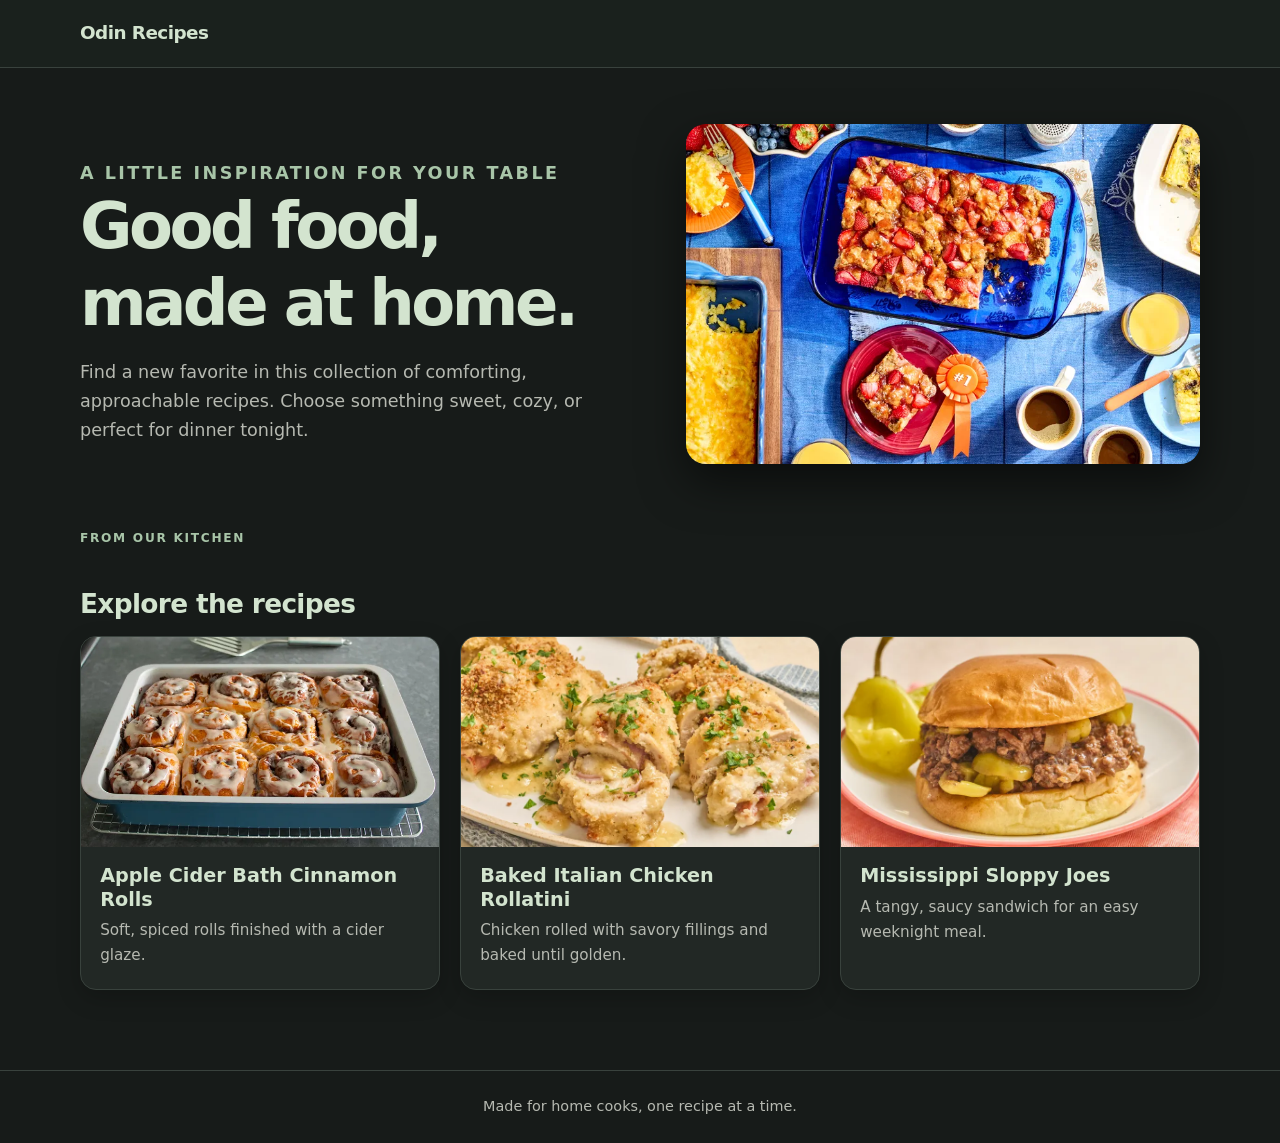
<file: index.html>
<!DOCTYPE html>
<html lang="en">
<head>
  <meta charset="UTF-8">
  <meta name="viewport" content="width=device-width, initial-scale=1.0">
  <meta name="description" content="A small collection of comforting recipes, from cinnamon rolls to weeknight dinners.">
  <title>Odin Recipes | Good food, made at home</title>
  <link rel="stylesheet" href="./CSS/style.css">
</head>
<body>
  <header class="site-header"><a class="brand" href="./index.html">Odin Recipes</a></header>
  <main>
    <section class="hero" aria-labelledby="page-title">
      <div class="hero-copy">
        <p class="eyebrow">A little inspiration for your table</p>
        <h1 id="page-title">Good food, made at home.</h1>
        <p>Find a new favorite in this collection of comforting, approachable recipes. Choose something sweet, cozy, or perfect for dinner tonight.</p>
      </div>
      <img class="hero-image" src="./img/ar-world-casserole-day-2026-hero.webp" alt="A freshly baked casserole ready to share">
    </section>
    <section aria-labelledby="recipes-title">
      <p class="eyebrow">From our kitchen</p>
      <h2 id="recipes-title">Explore the recipes</h2>
      <div class="recipe-grid">
        <article class="recipe-card"><a href="./recipes/Apple-Cider-Bath-Cinnamon-Rolls.html"><img src="./img/AppleCiderBathCinnamonRolls.webp" alt="Apple cider bath cinnamon rolls"><div class="card-copy"><h3>Apple Cider Bath Cinnamon Rolls</h3><p>Soft, spiced rolls finished with a cider glaze.</p></div></a></article>
        <article class="recipe-card"><a href="./recipes/Baked-Italian-Chicken-Rollatini.html"><img src="./img/Chicken-Rollatini-Peyton-Beckwith-Beauty.webp" alt="Golden baked Italian chicken rollatini"><div class="card-copy"><h3>Baked Italian Chicken Rollatini</h3><p>Chicken rolled with savory fillings and baked until golden.</p></div></a></article>
        <article class="recipe-card"><a href="./recipes/Mississippi-Sloppy-Joes.html"><img src="./img/Mississippi-Sloppy-Joes-Peyton-Bechwith-Beauty.webp" alt="Mississippi sloppy joe filling served on a bun"><div class="card-copy"><h3>Mississippi Sloppy Joes</h3><p>A tangy, saucy sandwich for an easy weeknight meal.</p></div></a></article>
      </div>
    </section>
  </main>
  <footer class="site-footer">Made for home cooks, one recipe at a time.</footer>
</body>
</html>
</file>
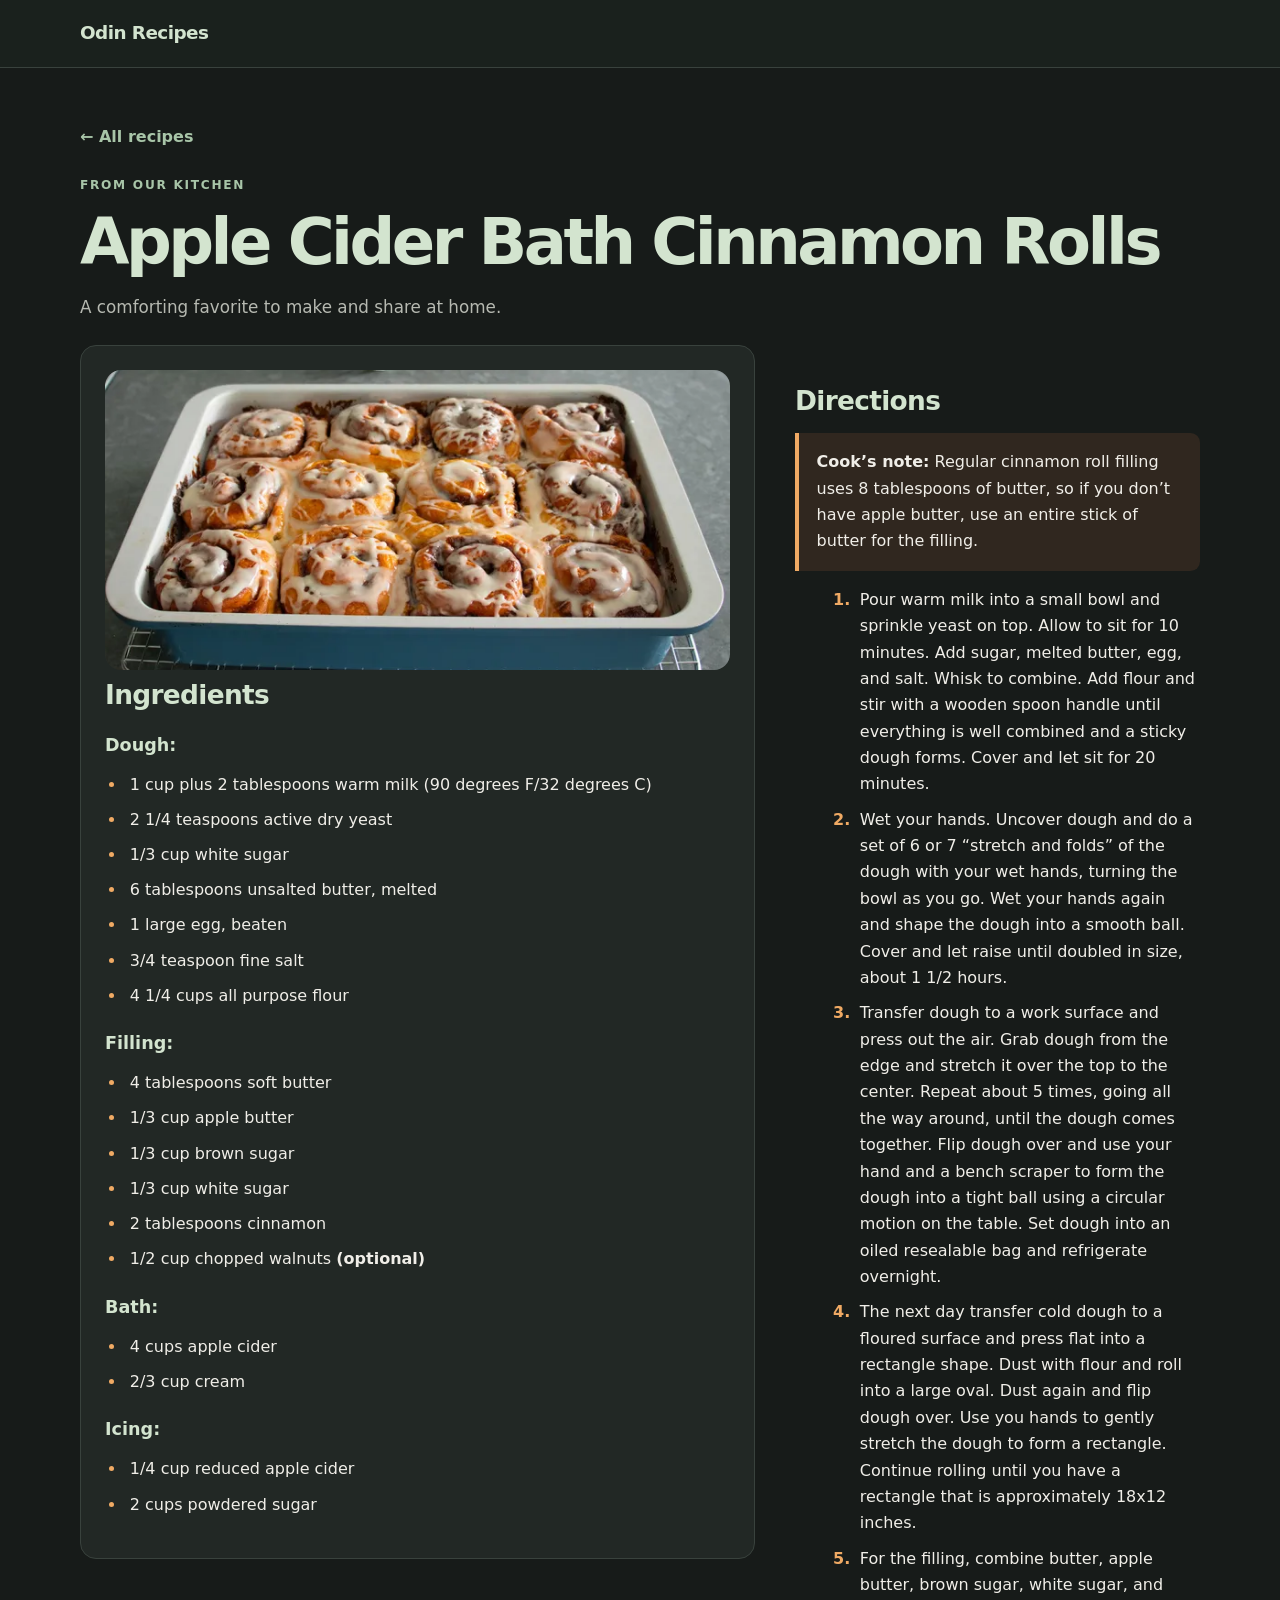
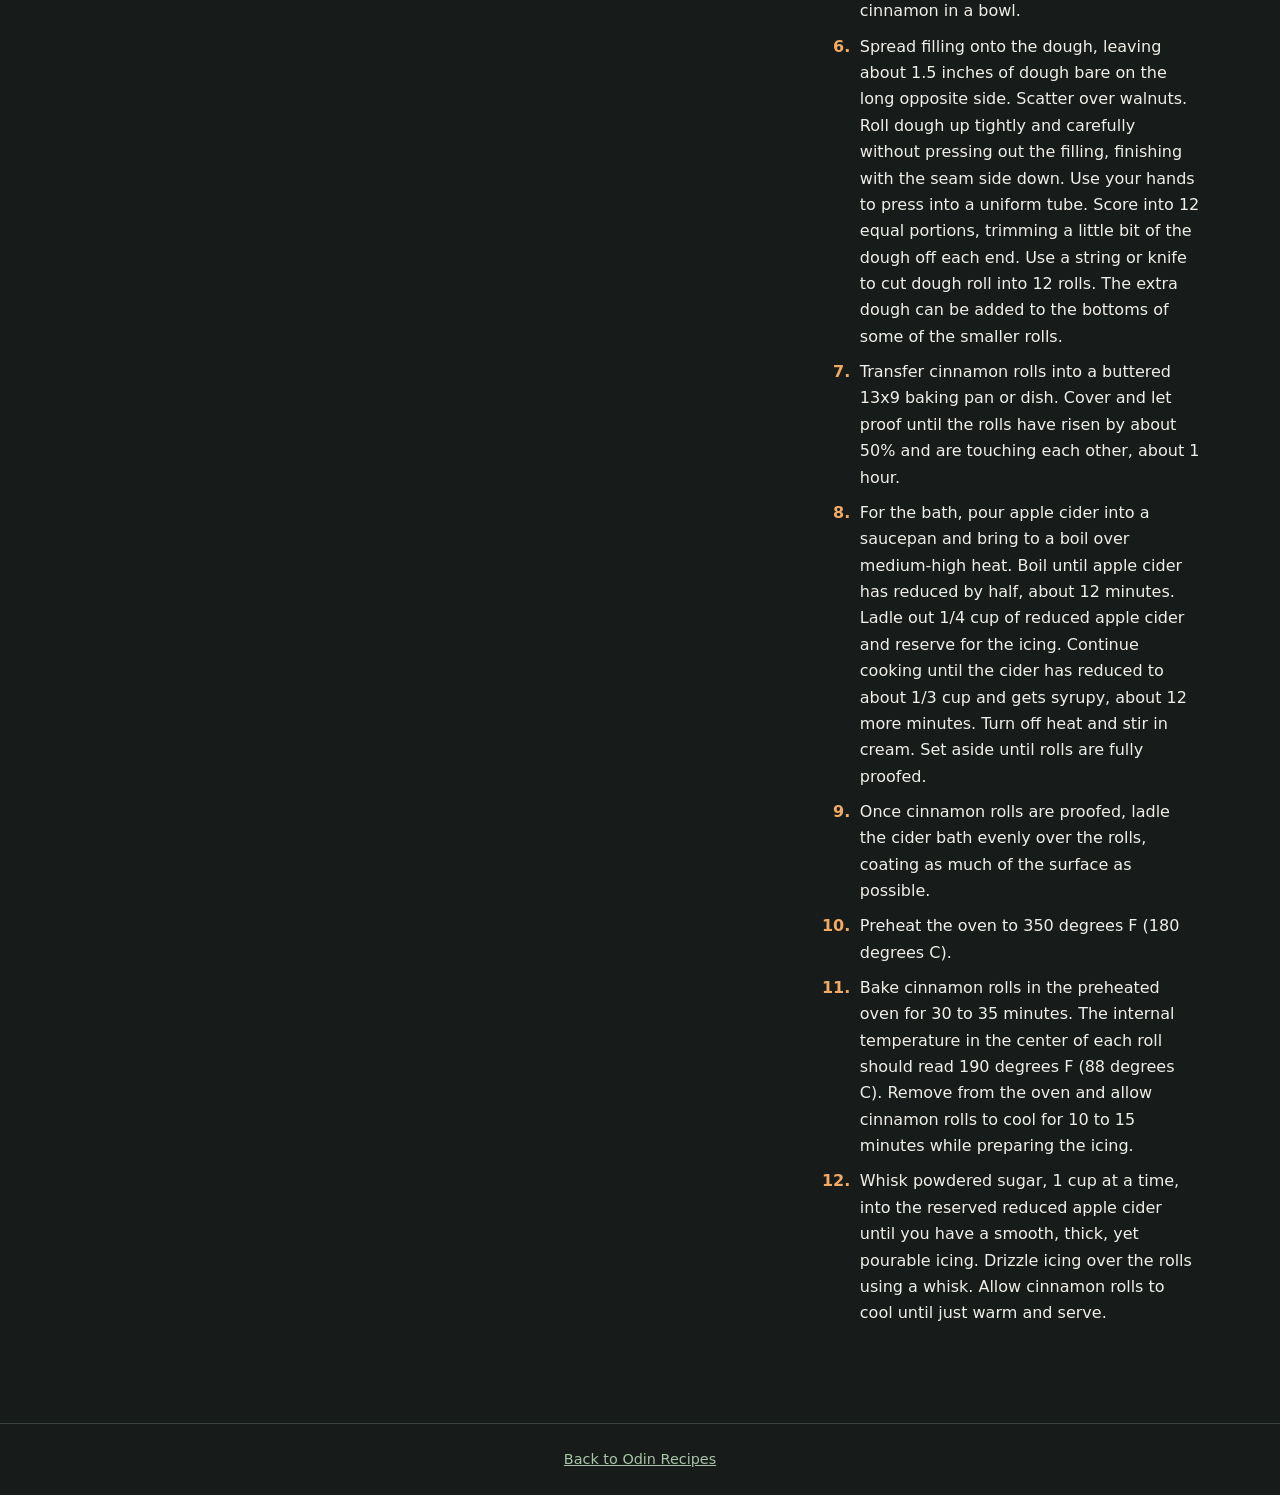
<file: recipes/Apple-Cider-Bath-Cinnamon-Rolls.html>
<!DOCTYPE html>
<html lang="en">
<head>
  <meta charset="UTF-8">
  <meta name="viewport" content="width=device-width, initial-scale=1.0">
  <meta name="description" content="Make Apple Cider Bath Cinnamon Rolls with this step-by-step recipe.">
  <title>Apple Cider Bath Cinnamon Rolls | Odin Recipes</title>
  <link rel="stylesheet" href="../CSS/style.css">
</head>
<body>
  <header class="site-header"><a class="brand" href="../index.html">Odin Recipes</a></header>
  <main>
    <a class="back-link" href="../index.html" aria-label="Back to all recipes">← All recipes</a>
    <p class="eyebrow">From our kitchen</p>
    <h1>Apple Cider Bath Cinnamon Rolls</h1>
    <p class="recipe-intro">A comforting favorite to make and share at home.</p>
    <div class="recipe-layout">
      <section class="recipe-panel" aria-labelledby="ingredients-title">
        <img class="recipe-image" src="../img/AppleCiderBathCinnamonRolls.webp" alt="Apple Cider Bath Cinnamon Rolls">
        <h2 id="ingredients-title">Ingredients</h2>
        <h3>Dough:</h3>
    <ul>
        <li>1 cup plus 2 tablespoons warm milk (90 degrees F/32 degrees C)</li>
        <li>2 1/4 teaspoons active dry yeast</li>
        <li>1/3 cup white sugar</li>
        <li>6 tablespoons unsalted butter, melted</li>
        <li>1 large egg, beaten</li>
        <li>3/4 teaspoon fine salt</li>
        <li>4 1/4 cups all purpose flour</li>
    </ul>
    <h3>Filling:</h3>
    <ul>
        <li>4 tablespoons soft butter</li>
        <li>1/3 cup apple butter</li>
        <li>1/3 cup brown sugar</li>
        <li>1/3 cup white sugar</li>
        <li>2 tablespoons cinnamon</li>
        <li>1/2 cup chopped walnuts <strong>(optional)</strong></li>
    </ul>
    <h3>Bath:</h3>
    <ul>
        <li>4 cups apple cider</li>
        <li>2/3 cup cream</li>
    </ul>
    <h3>Icing:</h3>
    <ul>
        <li>1/4 cup reduced apple cider</li>
        <li>2 cups powdered sugar</li>
    </ul>
      </section>
      <section aria-labelledby="directions-title">
        <h2 id="directions-title">Directions</h2>
        <aside class="recipe-note"><strong>Cook’s note:</strong> Regular cinnamon roll filling uses 8 tablespoons of butter, so if you don’t have apple butter, use an entire stick of butter for the filling.</aside>
        <ol class="directions"><ol>
        <li>Pour warm milk into a small bowl and sprinkle yeast on top. Allow to sit for 10 minutes. Add sugar, melted butter, egg, and salt. Whisk to combine. Add flour and stir with a wooden spoon handle until everything is well combined and a sticky dough forms. Cover and let sit for 20 minutes.</li>
        <li>Wet your hands. Uncover dough and do a set of 6 or 7 “stretch and folds” of the dough with your wet hands, turning the bowl as you go. Wet your hands again and shape the dough into a smooth ball. Cover and let raise until doubled in size, about 1 1/2 hours.</li>
        <li>Transfer dough to a work surface and press out the air. Grab dough from the edge and stretch it over the top to the center. Repeat about 5 times, going all the way around, until the dough comes together. Flip dough over and use your hand and a bench scraper to form the dough into a tight ball using a circular motion on the table. Set dough into an oiled resealable bag and refrigerate overnight.</li>
        <li>The next day transfer cold dough to a floured surface and press flat into a rectangle shape. Dust with flour and roll into a large oval. Dust again and flip dough over. Use you hands to gently stretch the dough to form a rectangle. Continue rolling until you have a rectangle that is approximately 18x12 inches.</li>
        <li>For the filling, combine butter, apple butter, brown sugar, white sugar, and cinnamon in a bowl.</li><li>Spread filling onto the dough, leaving about 1.5 inches of dough bare on the long opposite side. Scatter over walnuts. Roll dough up tightly and carefully without pressing out the filling, finishing with the seam side down. Use your hands to press into a uniform tube. Score into 12 equal portions, trimming a little bit of the dough off each end. Use a string or knife to cut dough roll into 12 rolls. The extra dough can be added to the bottoms of some of the smaller rolls.</li>
        <li>Transfer cinnamon rolls into a buttered 13x9 baking pan or dish. Cover and let proof until the rolls have risen by about 50% and are touching each other, about 1 hour.</li>
        <li>For the bath, pour apple cider into a saucepan and bring to a boil over medium-high heat. Boil until apple cider has reduced by half, about 12 minutes. Ladle out 1/4 cup of reduced apple cider and reserve for the icing. Continue cooking until the cider has reduced to about 1/3 cup and gets syrupy, about 12 more minutes. Turn off heat and stir in cream. Set aside until rolls are fully proofed.</li>
        <li>Once cinnamon rolls are proofed, ladle the cider bath evenly over the rolls, coating as much of the surface as possible.</li>
        <li>Preheat the oven to 350 degrees F (180 degrees C).</li>
        <li>Bake cinnamon rolls in the preheated oven for 30 to 35 minutes. The internal temperature in the center of each roll should read 190 degrees F (88 degrees C). Remove from the oven and allow cinnamon rolls to cool for 10 to 15 minutes while preparing the icing.</li>
        <li>Whisk powdered sugar, 1 cup at a time, into the reserved reduced apple cider until you have a smooth, thick, yet pourable icing.  Drizzle icing over the rolls using a whisk. Allow cinnamon rolls to cool until just warm and serve.</li></ol>
      </section>
    </div>
  </main>
  <footer class="site-footer"><a href="../index.html">Back to Odin Recipes</a></footer>
</body>
</html>
</file>
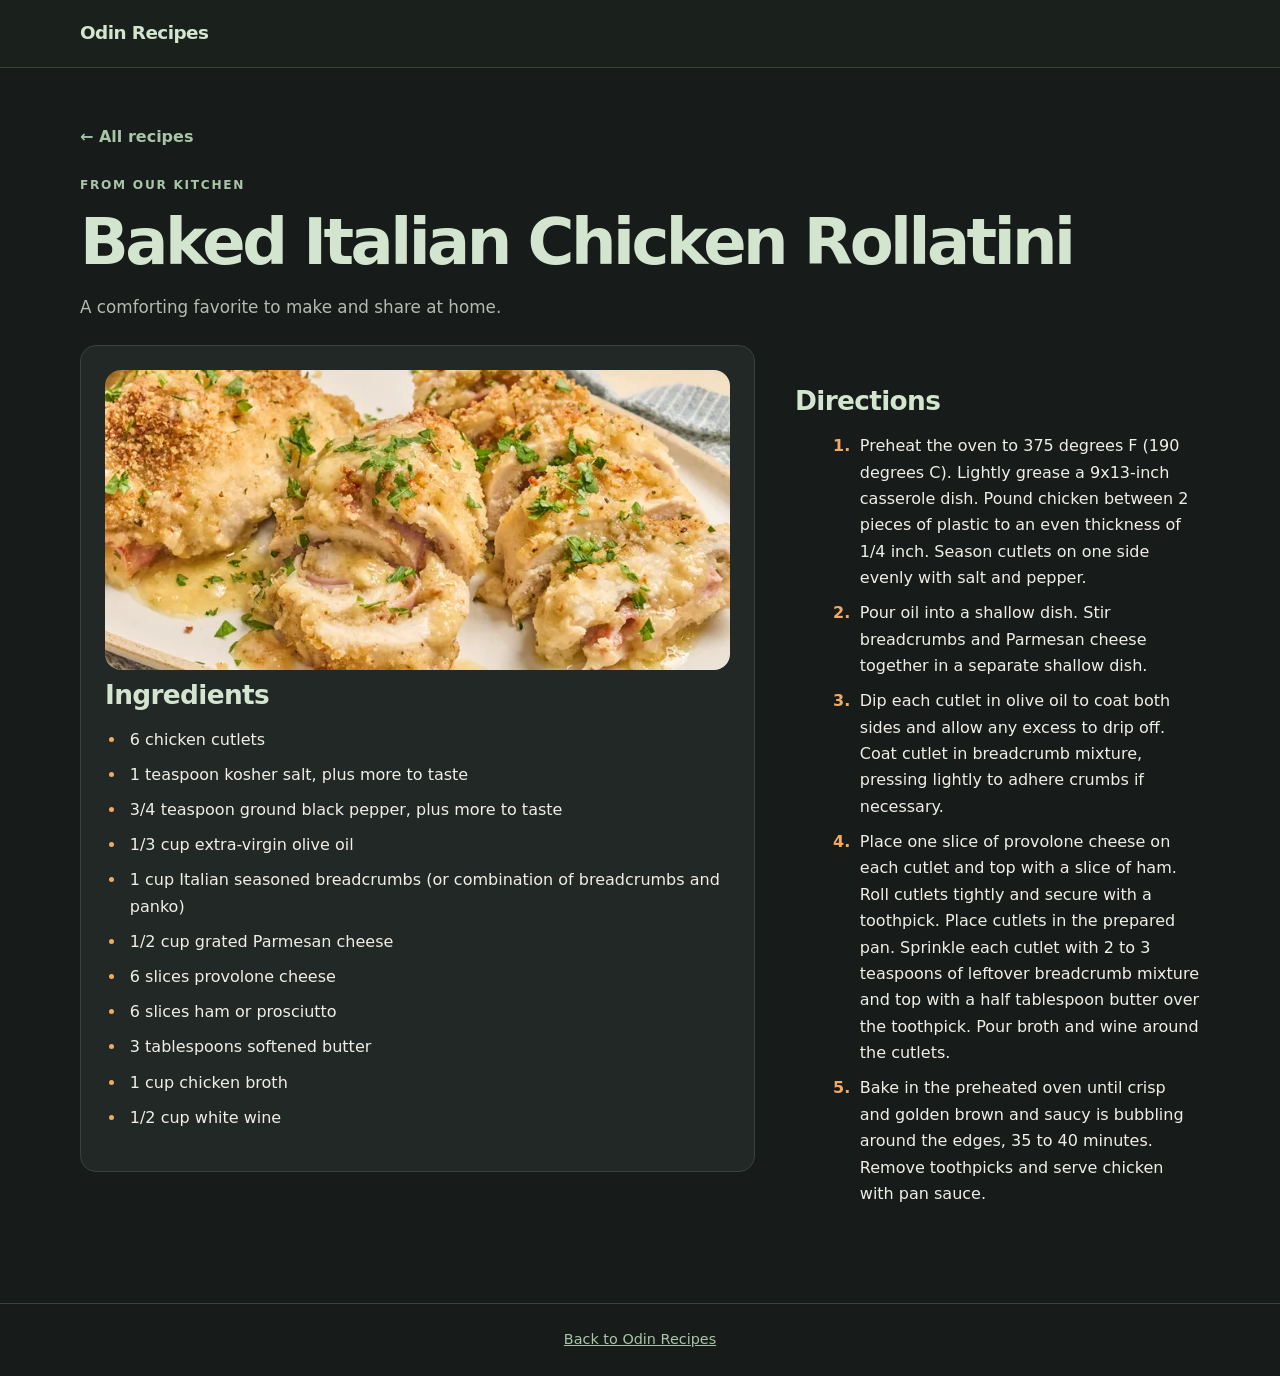
<file: recipes/Baked-Italian-Chicken-Rollatini.html>
<!DOCTYPE html>
<html lang="en">
<head>
  <meta charset="UTF-8">
  <meta name="viewport" content="width=device-width, initial-scale=1.0">
  <meta name="description" content="Make Baked Italian Chicken Rollatini with this step-by-step recipe.">
  <title>Baked Italian Chicken Rollatini | Odin Recipes</title>
  <link rel="stylesheet" href="../CSS/style.css">
</head>
<body>
  <header class="site-header"><a class="brand" href="../index.html">Odin Recipes</a></header>
  <main>
    <a class="back-link" href="../index.html" aria-label="Back to all recipes">← All recipes</a>
    <p class="eyebrow">From our kitchen</p>
    <h1>Baked Italian Chicken Rollatini</h1>
    <p class="recipe-intro">A comforting favorite to make and share at home.</p>
    <div class="recipe-layout">
      <section class="recipe-panel" aria-labelledby="ingredients-title">
        <img class="recipe-image" src="../img/Chicken-Rollatini-Peyton-Beckwith-Beauty.webp" alt="Baked Italian Chicken Rollatini">
        <h2 id="ingredients-title">Ingredients</h2>
        <ul>
        <li>6 chicken cutlets</li>
        <li>1 teaspoon kosher salt, plus more to taste</li>
        <li>3/4 teaspoon ground black pepper, plus more to taste</li>
        <li>1/3 cup extra-virgin olive oil</li>
        <li>1 cup Italian seasoned breadcrumbs (or combination of breadcrumbs and panko)</li>
        <li>1/2 cup grated Parmesan cheese</li>
        <li>6 slices provolone cheese</li>
        <li>6 slices ham or prosciutto</li>
        <li>3 tablespoons softened butter</li>
        <li>1 cup chicken broth</li>
        <li>1/2 cup white wine</li>
    </ul>
      </section>
      <section aria-labelledby="directions-title">
        <h2 id="directions-title">Directions</h2>

        <ol class="directions"><ol>
        <li>Preheat the oven to 375 degrees F (190 degrees C). Lightly grease a 9x13-inch casserole dish. Pound chicken between 2 pieces of plastic to an even thickness of 1/4 inch. Season cutlets on one side evenly with salt and pepper.</li>
        <li>Pour oil into a shallow dish. Stir breadcrumbs and Parmesan cheese together in a separate shallow dish. </li>
        <li>Dip each cutlet in olive oil to coat both sides and allow any excess to drip off. Coat cutlet in breadcrumb mixture, pressing lightly to adhere crumbs if necessary.</li>
        <li>Place one slice of provolone cheese on each cutlet and top with a slice of ham. Roll cutlets tightly and secure with a toothpick.  Place cutlets in the prepared pan. Sprinkle each cutlet with 2 to 3 teaspoons of leftover breadcrumb mixture and top with a half tablespoon butter over the toothpick. Pour broth and wine around the cutlets.</li>
        <li>Bake  in the preheated oven until crisp and golden brown and saucy is bubbling around the edges, 35 to 40 minutes. Remove toothpicks and serve chicken with pan sauce.</li></ol>
      </section>
    </div>
  </main>
  <footer class="site-footer"><a href="../index.html">Back to Odin Recipes</a></footer>
</body>
</html>
</file>
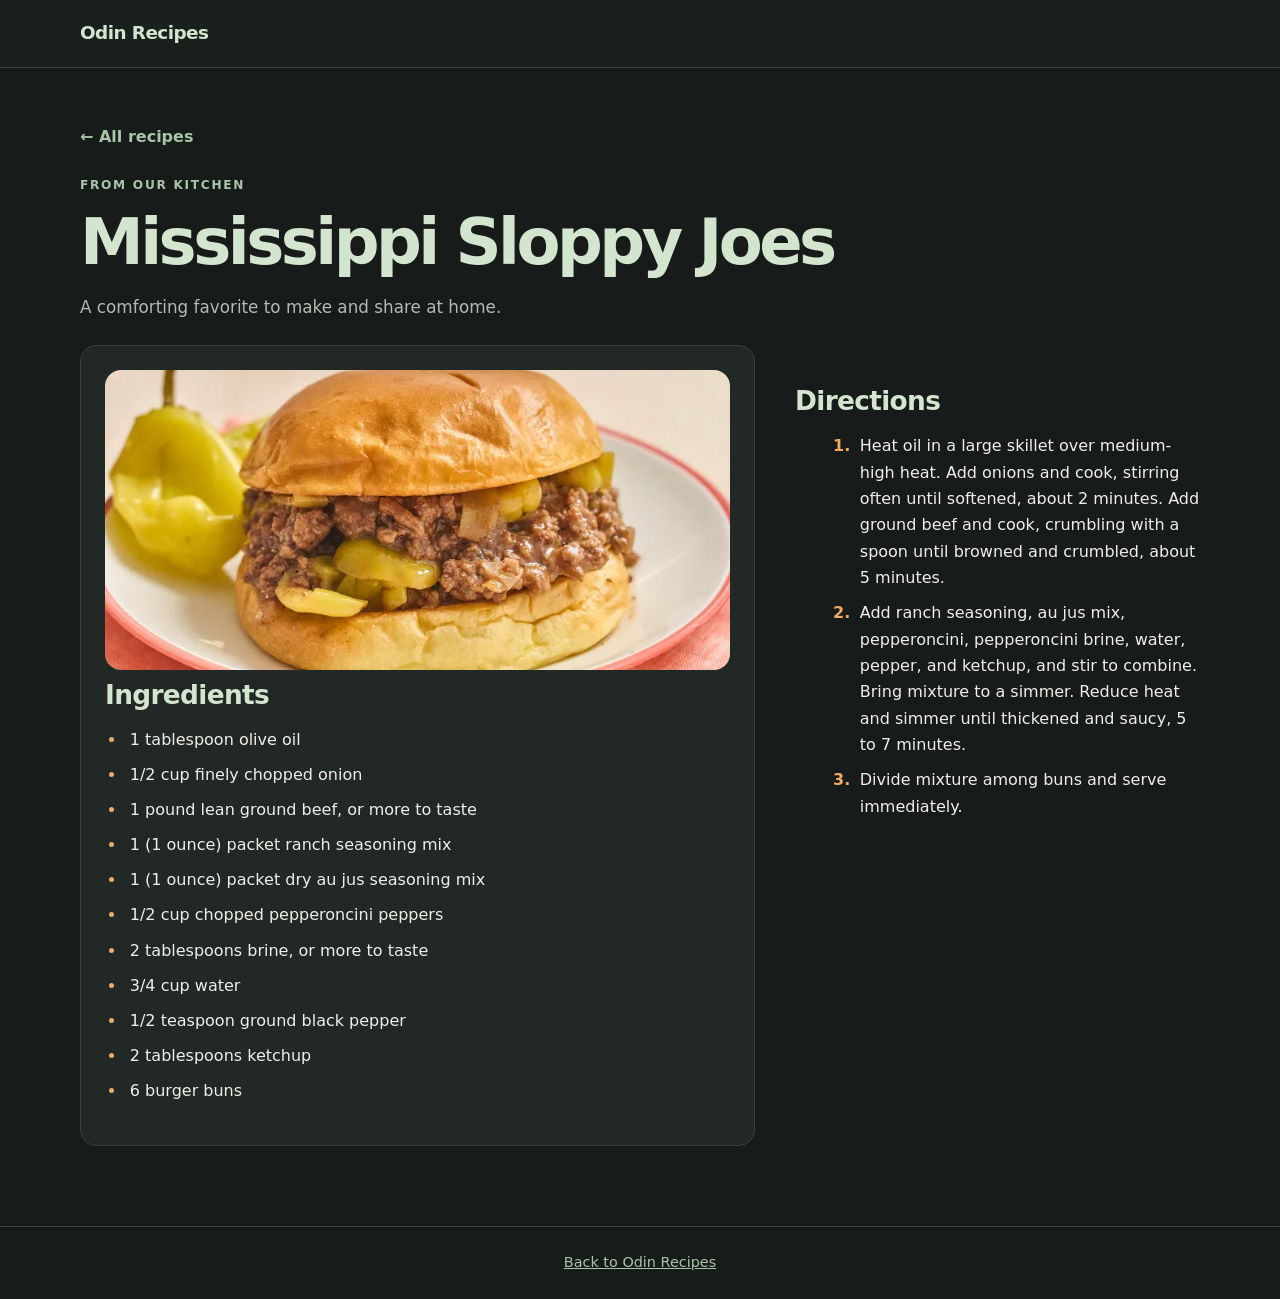
<file: recipes/Mississippi-Sloppy-Joes.html>
<!DOCTYPE html>
<html lang="en">
<head>
  <meta charset="UTF-8">
  <meta name="viewport" content="width=device-width, initial-scale=1.0">
  <meta name="description" content="Make Mississippi Sloppy Joes with this step-by-step recipe.">
  <title>Mississippi Sloppy Joes | Odin Recipes</title>
  <link rel="stylesheet" href="../CSS/style.css">
</head>
<body>
  <header class="site-header"><a class="brand" href="../index.html">Odin Recipes</a></header>
  <main>
    <a class="back-link" href="../index.html" aria-label="Back to all recipes">← All recipes</a>
    <p class="eyebrow">From our kitchen</p>
    <h1>Mississippi Sloppy Joes</h1>
    <p class="recipe-intro">A comforting favorite to make and share at home.</p>
    <div class="recipe-layout">
      <section class="recipe-panel" aria-labelledby="ingredients-title">
        <img class="recipe-image" src="../img/Mississippi-Sloppy-Joes-Peyton-Bechwith-Beauty.webp" alt="Mississippi Sloppy Joes">
        <h2 id="ingredients-title">Ingredients</h2>
        <ul>
        <li>1 tablespoon olive oil</li>
        <li>1/2 cup finely chopped onion</li>
        <li>1 pound lean ground beef, or more to taste</li>
        <li>1 (1 ounce) packet ranch seasoning mix</li>
        <li>1 (1 ounce) packet dry au jus seasoning mix</li>
        <li>1/2 cup chopped pepperoncini peppers</li>
        <li>2 tablespoons brine, or more to taste</li>
        <li>3/4 cup water</li>
        <li>1/2 teaspoon ground black pepper</li>
        <li>2 tablespoons ketchup</li>
        <li>6 burger buns</li>
    </ul>
      </section>
      <section aria-labelledby="directions-title">
        <h2 id="directions-title">Directions</h2>

        <ol class="directions"><ol>
        <li>Heat oil in a large skillet over medium-high heat. Add onions and cook, stirring often until softened, about 2 minutes. Add ground beef and cook, crumbling with a spoon until browned and crumbled, about 5 minutes. </li>
        <li>Add ranch seasoning, au jus mix, pepperoncini, pepperoncini brine, water, pepper, and ketchup, and stir to combine. Bring mixture to a simmer. Reduce heat and simmer until thickened and saucy, 5 to 7 minutes.  </li>
        <li>Divide mixture among buns and serve immediately.</li></ol>
      </section>
    </div>
  </main>
  <footer class="site-footer"><a href="../index.html">Back to Odin Recipes</a></footer>
</body>
</html>
</file>
<file: CSS/style.css>
:root {
  color-scheme: dark;
  --ink: #f0eee8;
  --muted: #b6b9b1;
  --paper: #171b19;
  --card: #222825;
  --green: #a8c5a8;
  --green-dark: #d3e4cf;
  --line: #39423d;
  --accent: #f0aa64;
  font-family: Inter, ui-sans-serif, system-ui, -apple-system, BlinkMacSystemFont, "Segoe UI", sans-serif;
}

* { box-sizing: border-box; }
body {
  margin: 0;
  background: var(--paper);
  color: var(--ink);
  line-height: 1.65;
}
a { color: var(--green); }
a:focus-visible { outline: 3px solid var(--accent); outline-offset: 3px; }
.site-header {
  padding: 1.15rem max(1.25rem, calc((100% - 1120px) / 2));
  border-bottom: 1px solid var(--line);
  background: rgba(27, 33, 30, .94);
}
.brand { color: var(--green-dark); font-weight: 800; letter-spacing: -.03em; text-decoration: none; font-size: 1.15rem; }
main { width: min(1120px, calc(100% - 2.5rem)); margin: 0 auto; padding: 3.5rem 0 5rem; }
.eyebrow { margin: 0 0 .6rem; color: var(--green); text-transform: uppercase; letter-spacing: .14em; font-size: .76rem; font-weight: 800; }
h1, h2, h3 { line-height: 1.2; color: var(--green-dark); }
h1 { margin: 0; font-size: clamp(2.35rem, 5vw, 4.25rem); letter-spacing: -.055em; }
h2 { margin: 2.5rem 0 1rem; font-size: 1.65rem; letter-spacing: -.025em; }
h3 { margin: 1.5rem 0 .5rem; font-size: 1.1rem; }
p { color: var(--muted); }
.hero { display: grid; grid-template-columns: 1fr .92fr; gap: 3rem; align-items: center; margin-bottom: 4rem; }
.hero-copy p { max-width: 38rem; font-size: 1.1rem; margin: 1rem 0 0; }
.hero-image { width: 100%; height: 340px; object-fit: cover; border-radius: 1.25rem; box-shadow: 0 18px 45px #0008; }
.recipe-grid { display: grid; grid-template-columns: repeat(3, minmax(0, 1fr)); gap: 1.25rem; }
.recipe-card { overflow: hidden; border: 1px solid var(--line); border-radius: 1rem; background: var(--card); box-shadow: 0 8px 24px #0003; transition: transform .18s ease, box-shadow .18s ease; }
.recipe-card:hover { transform: translateY(-4px); box-shadow: 0 16px 34px #0006; }
.recipe-card a { display: block; height: 100%; color: inherit; text-decoration: none; }
.recipe-card img { display: block; width: 100%; height: 210px; object-fit: cover; }
.card-copy { padding: 1.1rem 1.2rem 1.35rem; }
.card-copy h3 { margin: 0; font-size: 1.2rem; }
.card-copy p { margin: .45rem 0 0; font-size: .95rem; }
.back-link { display: inline-flex; align-items: center; gap: .45rem; margin-bottom: 1.5rem; text-decoration: none; font-weight: 700; }
.recipe-layout { display: grid; grid-template-columns: minmax(0, 1.25fr) minmax(270px, .75fr); gap: 2.5rem; align-items: start; }
.recipe-intro { margin: .8rem 0 1.5rem; font-size: 1.05rem; }
.recipe-image { width: 100%; height: 300px; object-fit: cover; border-radius: 1rem; }
.recipe-panel { padding: 1.5rem; border: 1px solid var(--line); border-radius: 1rem; background: var(--card); }
.recipe-panel h2 { margin-top: 0; }
.recipe-panel ul, .directions { padding-left: 1.3rem; }
li { padding-left: .25rem; margin: .55rem 0; }
li::marker { color: var(--accent); font-weight: 800; }
.recipe-note { padding: 1rem 1.1rem; border-left: 4px solid var(--accent); background: #30271f; border-radius: 0 .6rem .6rem 0; }
.site-footer { padding: 1.5rem; border-top: 1px solid var(--line); color: var(--muted); text-align: center; font-size: .9rem; }
@media (max-width: 760px) {
  main { padding: 2.5rem 0 3.5rem; }
  .hero, .recipe-layout { grid-template-columns: 1fr; gap: 1.5rem; }
  .hero { margin-bottom: 3rem; }
  .hero-image { height: 260px; }
  .recipe-grid { grid-template-columns: 1fr; }
  .recipe-card img { height: 230px; }
  .recipe-image { height: 260px; }
}
@media (prefers-reduced-motion: reduce) { *, *::before, *::after { scroll-behavior: auto !important; transition-duration: .01ms !important; } }
</file>
